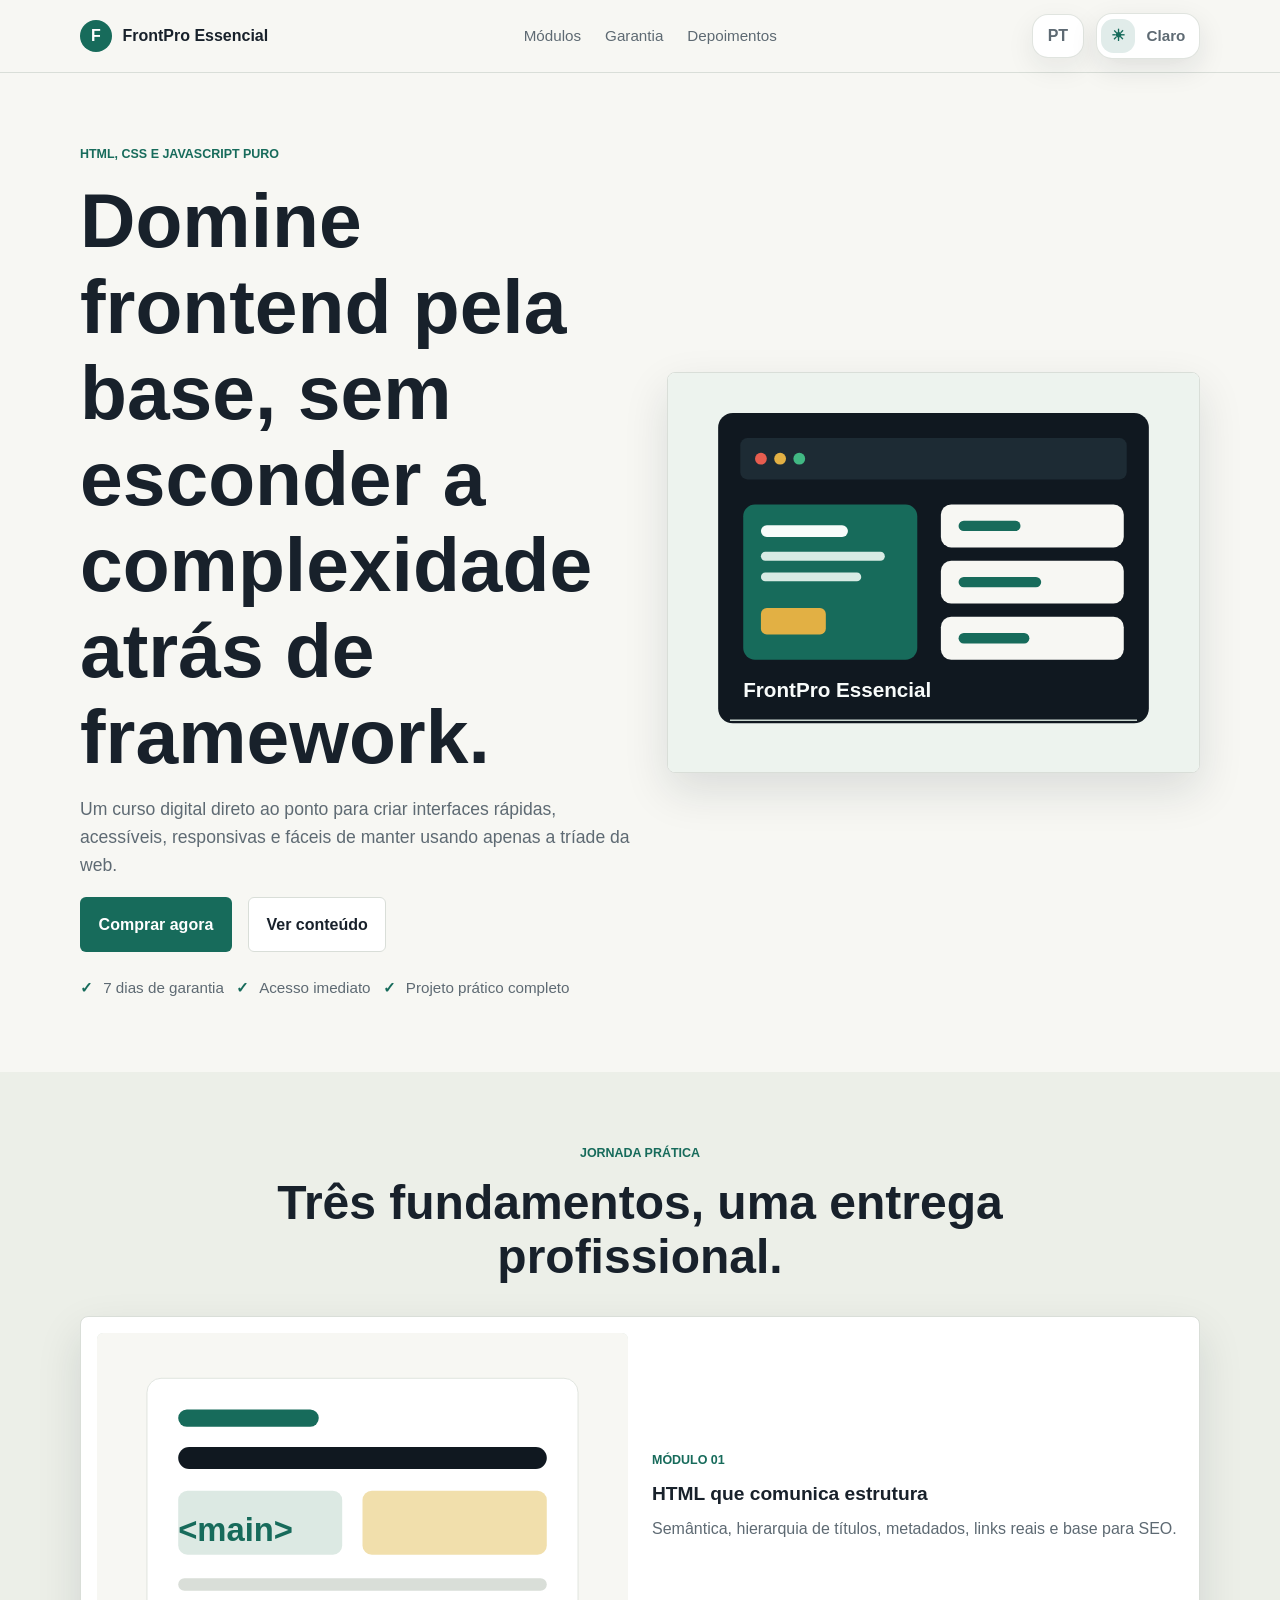
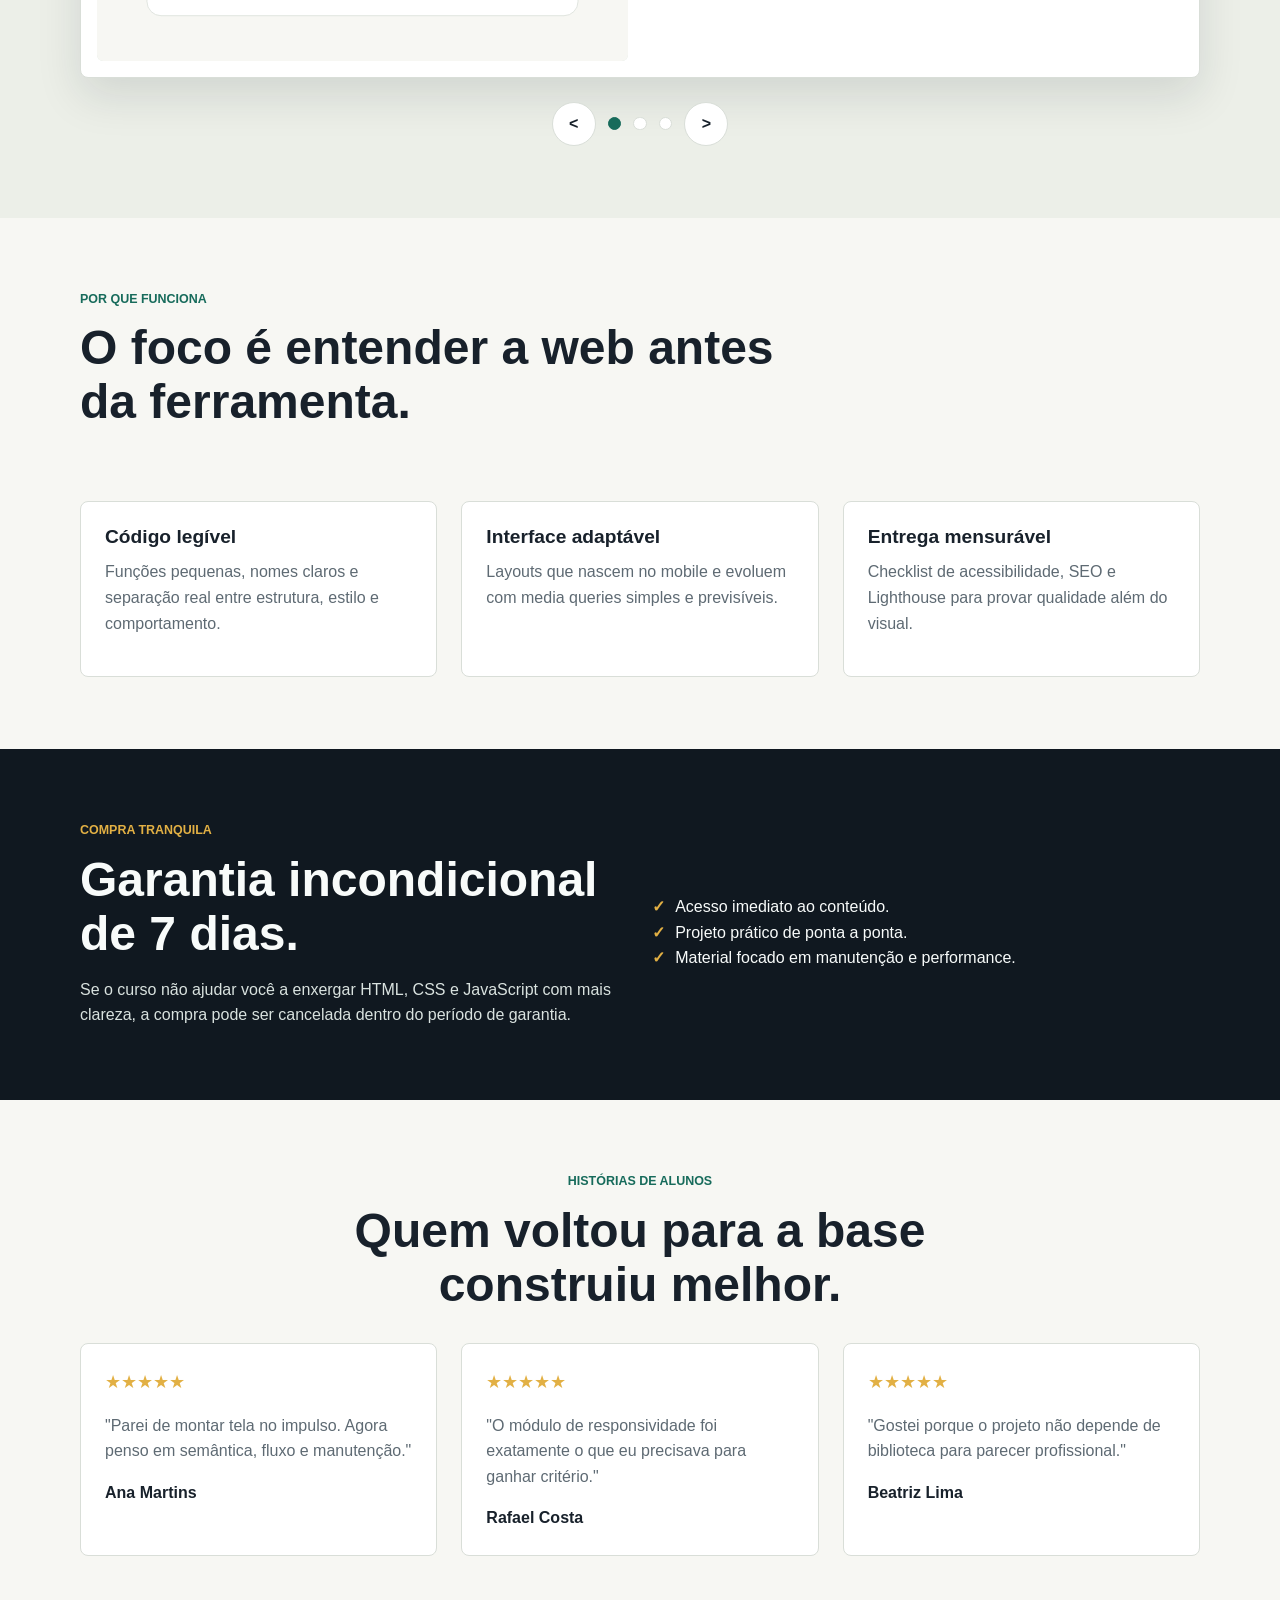
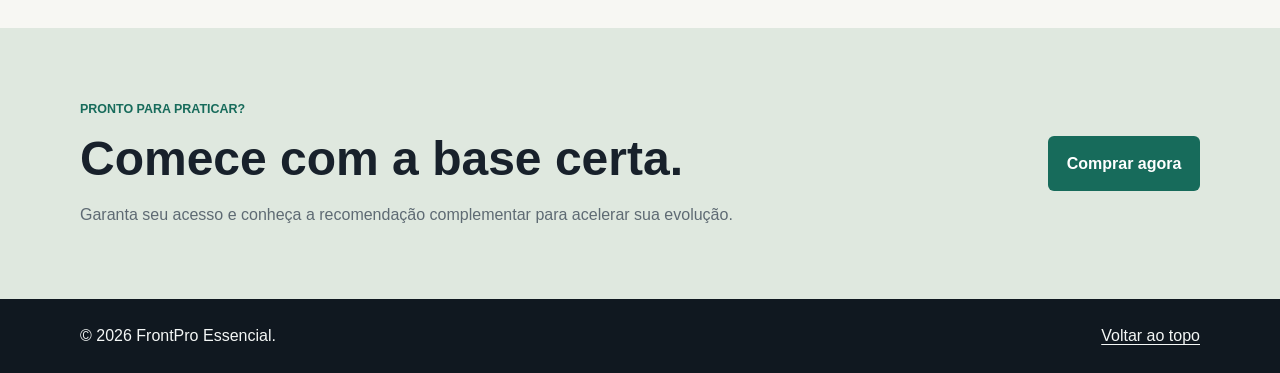
<file: index.html>
<!DOCTYPE html>
<html lang="pt-BR">
  <head>
    <meta charset="utf-8">
    <meta name="viewport" content="width=device-width, initial-scale=1">
    <title>FrontPro Essencial | Frontend sem framework</title>
    <meta
      name="description"
      content="Curso digital para dominar HTML, CSS e JavaScript puro com acessibilidade, responsividade, SEO e performance."
    >
    <meta property="og:title" content="FrontPro Essencial">
    <meta
      property="og:description"
      content="Aprenda frontend pela base da web: HTML semântico, CSS moderno e JavaScript Vanilla."
    >
    <meta property="og:type" content="website">
    <meta property="og:image" content="assets/img/hero.svg">
    <script>
      (function () {
        var theme = localStorage.getItem("frontpro-theme");
        var prefersDark = window.matchMedia("(prefers-color-scheme: dark)").matches;
        document.documentElement.dataset.theme = theme || (prefersDark ? "dark" : "light");
      })();
    </script>
    <link rel="preload" href="assets/css/styles.css?v=20260723-6" as="style">
    <link rel="stylesheet" href="assets/css/styles.css?v=20260723-6">
    <script type="module" src="assets/js/main.js?v=20260723-6"></script>
  </head>
  <body data-page="home">
    <a class="skip-link" href="#conteudo" data-i18n="common.skip">Pular para o conteúdo</a>

    <header class="site-header">
      <div class="container header-grid">
        <a class="brand" href="index.html" aria-label="FrontPro Essencial, início">
          <span class="brand-mark" aria-hidden="true">F</span>
          <span>FrontPro Essencial</span>
        </a>
        <nav class="site-nav" aria-label="Navegação principal">
          <a href="#modulos" data-i18n="nav.modules">Módulos</a>
          <a href="#garantia" data-i18n="nav.guarantee">Garantia</a>
          <a href="#depoimentos" data-i18n="nav.testimonials">Depoimentos</a>
        </nav>
        <div class="header-actions">
          <button class="language-toggle" type="button" data-language-toggle aria-label="Switch language">
            <span data-language-label>PT</span>
          </button>
          <button class="theme-toggle" type="button" data-theme-toggle aria-label="Ativar modo escuro">
            <span class="theme-toggle-icon" aria-hidden="true" data-theme-icon>&#9790;</span>
            <span class="theme-toggle-label" data-theme-label>Light</span>
          </button>
        </div>
      </div>
    </header>

    <main id="conteudo">
      <section class="hero section">
        <div class="container hero-grid">
          <div class="hero-copy">
            <p class="eyebrow" data-i18n="home.hero.eyebrow">HTML, CSS e JavaScript puro</p>
            <h1 data-i18n="home.hero.title">Domine frontend pela base, sem esconder a complexidade atrás de framework.</h1>
            <p class="hero-text" data-i18n="home.hero.text">
              Um curso digital direto ao ponto para criar interfaces rápidas, acessíveis,
              responsivas e fáceis de manter usando apenas a tríade da web.
            </p>
            <div class="hero-actions">
              <a class="button button-primary" href="upsell.html" data-track-step="initial-purchase">
                <span data-i18n="common.buy">Comprar agora</span>
              </a>
              <a class="button button-secondary" href="#modulos" data-i18n="home.hero.secondary">Ver conteúdo</a>
            </div>
            <ul class="trust-list" aria-label="Destaques do curso">
              <li data-i18n="home.trust.guarantee">7 dias de garantia</li>
              <li data-i18n="home.trust.access">Acesso imediato</li>
              <li data-i18n="home.trust.project">Projeto prático completo</li>
            </ul>
          </div>
          <figure class="hero-media">
            <img
              src="assets/img/hero.svg"
              width="720"
              height="540"
              alt="Tela de curso FrontPro Essencial com modulos de HTML, CSS e JavaScript"
            >
          </figure>
        </div>
      </section>

      <section class="section section-muted" id="modulos" aria-labelledby="modulos-title">
        <div class="container">
          <div class="section-heading">
            <p class="eyebrow" data-i18n="home.modules.eyebrow">Jornada prática</p>
            <h2 id="modulos-title" data-i18n="home.modules.title">Três fundamentos, uma entrega profissional.</h2>
          </div>

          <section
            class="carousel"
            data-carousel
            aria-roledescription="carrossel"
            aria-label="Módulos do FrontPro Essencial"
          >
            <div class="carousel-viewport">
              <article class="carousel-slide is-active" data-slide>
                <img
                  src="assets/img/slide-01.svg"
                  width="680"
                  height="420"
                  alt="Módulo de HTML semântico com estrutura de página"
                  loading="lazy"
                >
                <div>
                  <p class="eyebrow" data-i18n="home.slide1.eyebrow">Módulo 01</p>
                  <h3 data-i18n="home.slide1.title">HTML que comunica estrutura</h3>
                  <p data-i18n="home.slide1.text">Semântica, hierarquia de títulos, metadados, links reais e base para SEO.</p>
                </div>
              </article>

              <article class="carousel-slide" data-slide hidden>
                <img
                  src="assets/img/slide-02.svg"
                  width="680"
                  height="420"
                  alt="Módulo de CSS responsivo com grid e componentes"
                  loading="lazy"
                >
                <div>
                  <p class="eyebrow" data-i18n="home.slide2.eyebrow">Módulo 02</p>
                  <h3 data-i18n="home.slide2.title">CSS limpo e responsivo</h3>
                  <p data-i18n="home.slide2.text">Mobile first, tokens, Grid, Flexbox, estados visuais e componentes reutilizáveis.</p>
                </div>
              </article>

              <article class="carousel-slide" data-slide hidden>
                <img
                  src="assets/img/slide-03.svg"
                  width="680"
                  height="420"
                  alt="Módulo de JavaScript Vanilla com comportamento de interface"
                  loading="lazy"
                >
                <div>
                  <p class="eyebrow" data-i18n="home.slide3.eyebrow">Módulo 03</p>
                  <h3 data-i18n="home.slide3.title">JavaScript sem peso extra</h3>
                  <p data-i18n="home.slide3.text">DOM, eventos, carrossel acessível, estado de jornada e interações progressivas.</p>
                </div>
              </article>
            </div>

            <div class="carousel-controls" role="group" aria-label="Controles do carrossel">
              <button class="icon-button" type="button" data-carousel-prev aria-label="Slide anterior">
                <span aria-hidden="true">&lt;</span>
              </button>
              <div class="carousel-dots" data-carousel-dots role="group" aria-label="Selecionar slide"></div>
              <button class="icon-button" type="button" data-carousel-next aria-label="Próximo slide">
                <span aria-hidden="true">&gt;</span>
              </button>
            </div>
          </section>
        </div>
      </section>

      <section class="section" aria-labelledby="beneficios-title">
        <div class="container feature-grid">
          <div class="section-heading section-heading-left">
            <p class="eyebrow" data-i18n="home.benefits.eyebrow">Por que funciona</p>
            <h2 id="beneficios-title" data-i18n="home.benefits.title">O foco é entender a web antes da ferramenta.</h2>
          </div>
          <article class="feature-card">
            <h3 data-i18n="home.benefit1.title">Código legível</h3>
            <p data-i18n="home.benefit1.text">Funções pequenas, nomes claros e separação real entre estrutura, estilo e comportamento.</p>
          </article>
          <article class="feature-card">
            <h3 data-i18n="home.benefit2.title">Interface adaptável</h3>
            <p data-i18n="home.benefit2.text">Layouts que nascem no mobile e evoluem com media queries simples e previsíveis.</p>
          </article>
          <article class="feature-card">
            <h3 data-i18n="home.benefit3.title">Entrega mensurável</h3>
            <p data-i18n="home.benefit3.text">Checklist de acessibilidade, SEO e Lighthouse para provar qualidade além do visual.</p>
          </article>
        </div>
      </section>

      <section class="section section-band" id="garantia" aria-labelledby="garantia-title">
        <div class="container guarantee-grid">
          <div>
            <p class="eyebrow" data-i18n="home.guarantee.eyebrow">Compra tranquila</p>
            <h2 id="garantia-title" data-i18n="home.guarantee.title">Garantia incondicional de 7 dias.</h2>
            <p data-i18n="home.guarantee.text">
              Se o curso não ajudar você a enxergar HTML, CSS e JavaScript com mais clareza,
              a compra pode ser cancelada dentro do período de garantia.
            </p>
          </div>
          <ul class="check-list">
            <li data-i18n="home.guarantee.item1">Acesso imediato ao conteúdo.</li>
            <li data-i18n="home.guarantee.item2">Projeto prático de ponta a ponta.</li>
            <li data-i18n="home.guarantee.item3">Material focado em manutenção e performance.</li>
          </ul>
        </div>
      </section>

      <section class="section" id="depoimentos" aria-labelledby="depoimentos-title">
        <div class="container">
          <div class="section-heading">
            <p class="eyebrow" data-i18n="home.testimonials.eyebrow">Histórias de alunos</p>
            <h2 id="depoimentos-title" data-i18n="home.testimonials.title">Quem voltou para a base construiu melhor.</h2>
          </div>
          <div class="testimonial-grid">
            <article class="testimonial">
              <div class="stars" role="img" aria-label="Avaliação 5 de 5">&#9733;&#9733;&#9733;&#9733;&#9733;</div>
              <p data-i18n="home.testimonial1.text">"Parei de montar tela no impulso. Agora penso em semântica, fluxo e manutenção."</p>
              <strong>Ana Martins</strong>
            </article>
            <article class="testimonial">
              <div class="stars" role="img" aria-label="Avaliação 4.8 de 5">&#9733;&#9733;&#9733;&#9733;&#9733;</div>
              <p data-i18n="home.testimonial2.text">"O módulo de responsividade foi exatamente o que eu precisava para ganhar critério."</p>
              <strong>Rafael Costa</strong>
            </article>
            <article class="testimonial">
              <div class="stars" role="img" aria-label="Avaliação 5 de 5">&#9733;&#9733;&#9733;&#9733;&#9733;</div>
              <p data-i18n="home.testimonial3.text">"Gostei porque o projeto não depende de biblioteca para parecer profissional."</p>
              <strong>Beatriz Lima</strong>
            </article>
          </div>
        </div>
      </section>

      <section class="section final-cta" aria-labelledby="cta-title">
        <div class="container final-cta-grid">
          <div>
            <p class="eyebrow" data-i18n="home.cta.eyebrow">Pronto para praticar?</p>
            <h2 id="cta-title" data-i18n="home.cta.title">Comece com a base certa.</h2>
            <p data-i18n="home.cta.text">Garanta seu acesso e conheça a recomendação complementar para acelerar sua evolução.</p>
          </div>
          <a class="button button-primary" href="upsell.html" data-track-step="initial-purchase">
            <span data-i18n="common.buy">Comprar agora</span>
          </a>
        </div>
      </section>
    </main>

    <footer class="site-footer">
      <div class="container footer-grid">
        <p>&copy; 2026 FrontPro Essencial.</p>
        <a href="#conteudo" data-i18n="common.backTop">Voltar ao topo</a>
      </div>
    </footer>
  </body>
</html>
</file>
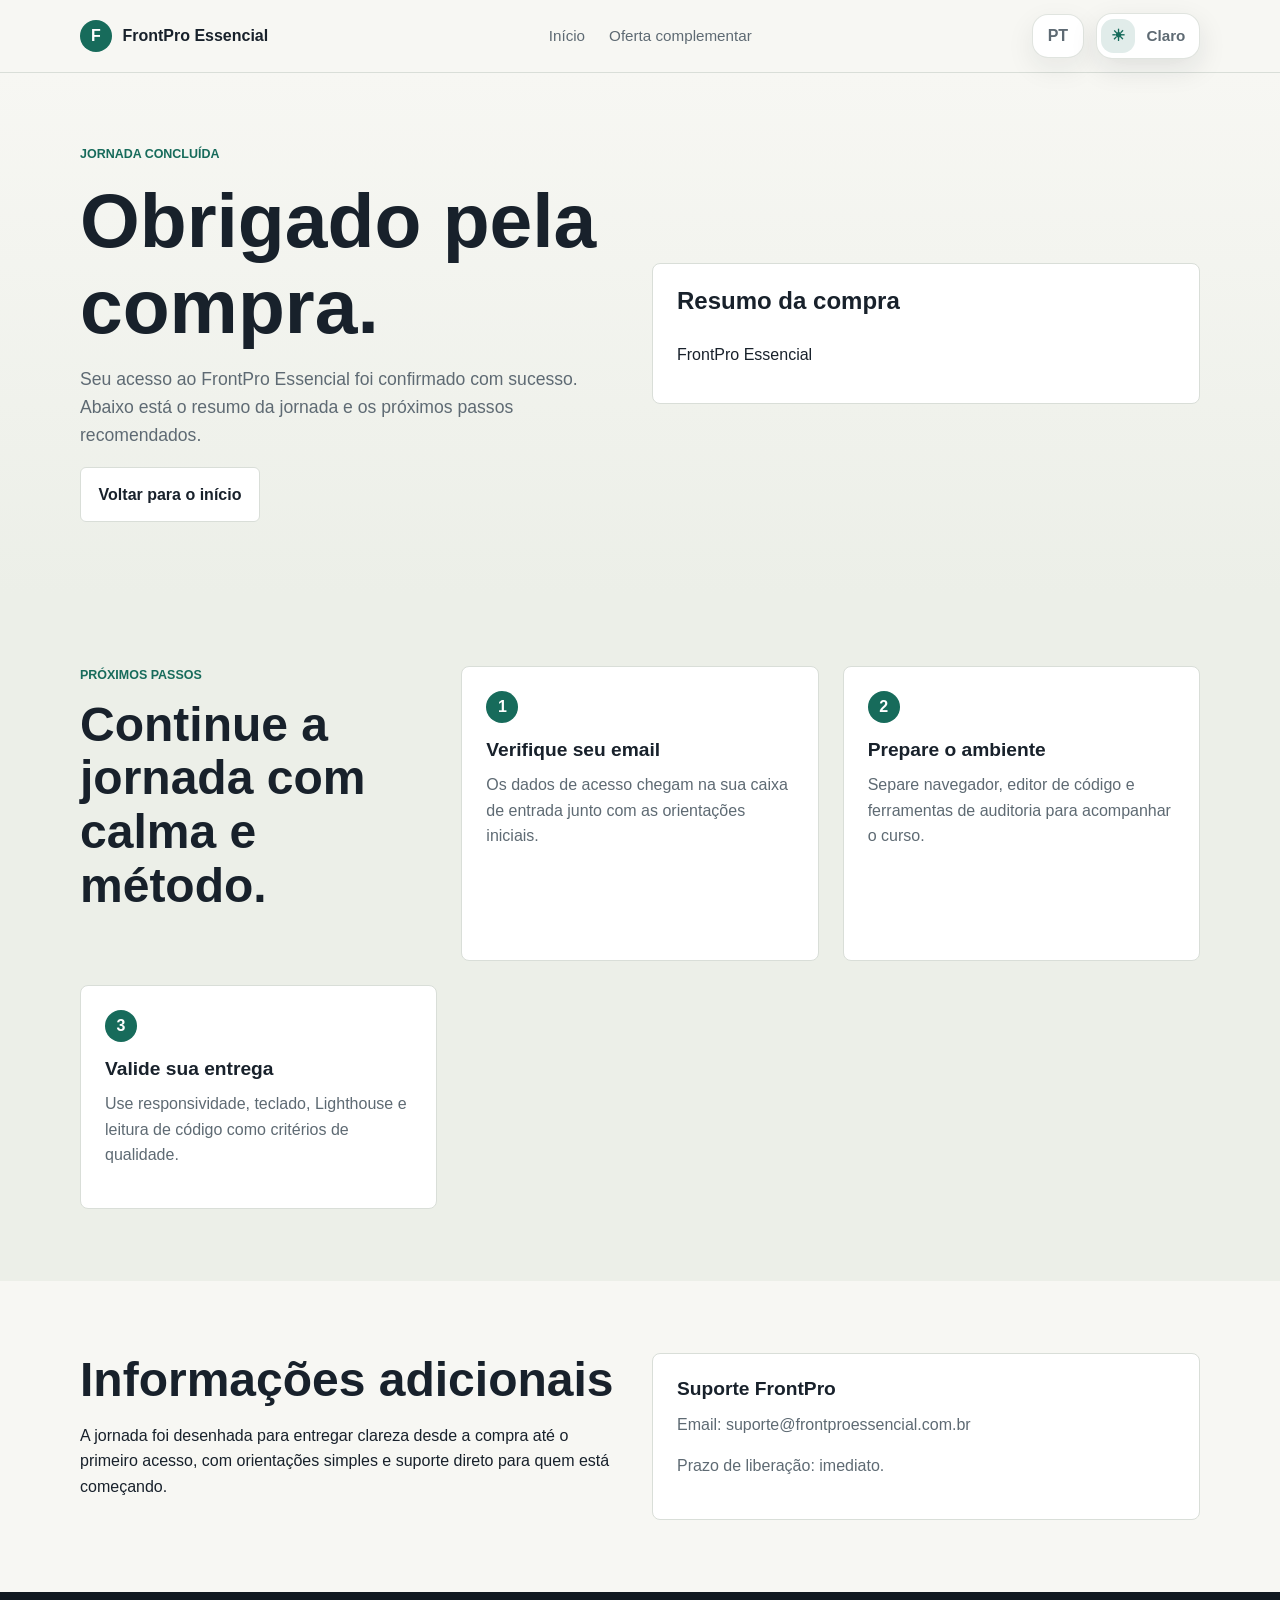
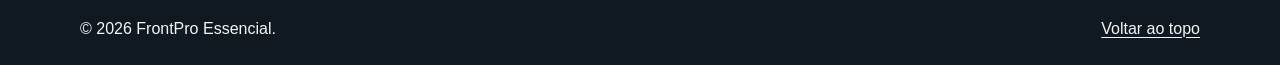
<file: obrigado.html>
<!DOCTYPE html>
<html lang="pt-BR">
  <head>
    <meta charset="utf-8">
    <meta name="viewport" content="width=device-width, initial-scale=1">
    <title>Obrigado pela compra | FrontPro Essencial</title>
    <meta
      name="description"
      content="Página de agradecimento da jornada FrontPro Essencial com resumo da compra e próximos passos."
    >
    <meta property="og:title" content="Obrigado | FrontPro Essencial">
    <meta
      property="og:description"
      content="Resumo da jornada de compra do curso FrontPro Essencial."
    >
    <meta property="og:type" content="website">
    <meta property="og:image" content="assets/img/hero.svg">
    <script>
      (function () {
        var theme = localStorage.getItem("frontpro-theme");
        var prefersDark = window.matchMedia("(prefers-color-scheme: dark)").matches;
        document.documentElement.dataset.theme = theme || (prefersDark ? "dark" : "light");
      })();
    </script>
    <link rel="stylesheet" href="assets/css/styles.css?v=20260723-6">
    <script type="module" src="assets/js/main.js?v=20260723-6"></script>
  </head>
  <body data-page="thanks">
    <a class="skip-link" href="#conteudo" data-i18n="common.skip">Pular para o conteúdo</a>

    <header class="site-header">
      <div class="container header-grid">
        <a class="brand" href="index.html" aria-label="FrontPro Essencial, início">
          <span class="brand-mark" aria-hidden="true">F</span>
          <span>FrontPro Essencial</span>
        </a>
        <nav class="site-nav" aria-label="Navegação principal">
          <a href="index.html" data-i18n="nav.home">Início</a>
          <a href="upsell.html" data-i18n="nav.offer">Oferta complementar</a>
        </nav>
        <div class="header-actions">
          <button class="language-toggle" type="button" data-language-toggle aria-label="Switch language">
            <span data-language-label>PT</span>
          </button>
          <button class="theme-toggle" type="button" data-theme-toggle aria-label="Ativar modo escuro">
            <span class="theme-toggle-icon" aria-hidden="true" data-theme-icon>&#9790;</span>
            <span class="theme-toggle-label" data-theme-label>Light</span>
          </button>
        </div>
      </div>
    </header>

    <main id="conteudo">
      <section class="section thanks-section">
        <div class="container thanks-grid">
          <div>
            <p class="eyebrow" data-i18n="thanks.hero.eyebrow">Jornada concluída</p>
            <h1 data-i18n="thanks.hero.title">Obrigado pela compra.</h1>
            <p class="hero-text" data-i18n="thanks.hero.text">
              Seu acesso ao FrontPro Essencial foi confirmado com sucesso. Abaixo está o resumo
              da jornada e os próximos passos recomendados.
            </p>
            <a class="button button-secondary" href="index.html" data-i18n="common.backHome">Voltar para o início</a>
          </div>

          <aside class="summary-card" aria-labelledby="resumo-title">
            <h2 id="resumo-title" data-i18n="thanks.summary.title">Resumo da compra</h2>
            <ul class="summary-list" data-summary-list>
              <li>FrontPro Essencial</li>
            </ul>
          </aside>
        </div>
      </section>

      <section class="section section-muted" aria-labelledby="proximos-title">
        <div class="container steps-grid">
          <div class="section-heading section-heading-left">
            <p class="eyebrow" data-i18n="thanks.steps.eyebrow">Próximos passos</p>
            <h2 id="proximos-title" data-i18n="thanks.steps.title">Continue a jornada com calma e método.</h2>
          </div>
          <article class="step-card">
            <span>1</span>
            <h3 data-i18n="thanks.step1.title">Verifique seu email</h3>
            <p data-i18n="thanks.step1.text">Os dados de acesso chegam na sua caixa de entrada junto com as orientações iniciais.</p>
          </article>
          <article class="step-card">
            <span>2</span>
            <h3 data-i18n="thanks.step2.title">Prepare o ambiente</h3>
            <p data-i18n="thanks.step2.text">Separe navegador, editor de código e ferramentas de auditoria para acompanhar o curso.</p>
          </article>
          <article class="step-card">
            <span>3</span>
            <h3 data-i18n="thanks.step3.title">Valide sua entrega</h3>
            <p data-i18n="thanks.step3.text">Use responsividade, teclado, Lighthouse e leitura de código como critérios de qualidade.</p>
          </article>
        </div>
      </section>

      <section class="section" aria-labelledby="info-title">
        <div class="container info-grid">
          <div>
            <h2 id="info-title" data-i18n="thanks.info.title">Informações adicionais</h2>
            <p data-i18n="thanks.info.text">
              A jornada foi desenhada para entregar clareza desde a compra até o primeiro acesso,
              com orientações simples e suporte direto para quem está começando.
            </p>
          </div>
          <div class="support-box">
            <h3 data-i18n="thanks.support.title">Suporte FrontPro</h3>
            <p>Email: suporte@frontproessencial.com.br</p>
            <p data-i18n="thanks.support.release">Prazo de liberação: imediato.</p>
          </div>
        </div>
      </section>
    </main>

    <footer class="site-footer">
      <div class="container footer-grid">
        <p>&copy; 2026 FrontPro Essencial.</p>
        <a href="#conteudo" data-i18n="common.backTop">Voltar ao topo</a>
      </div>
    </footer>
  </body>
</html>
</file>
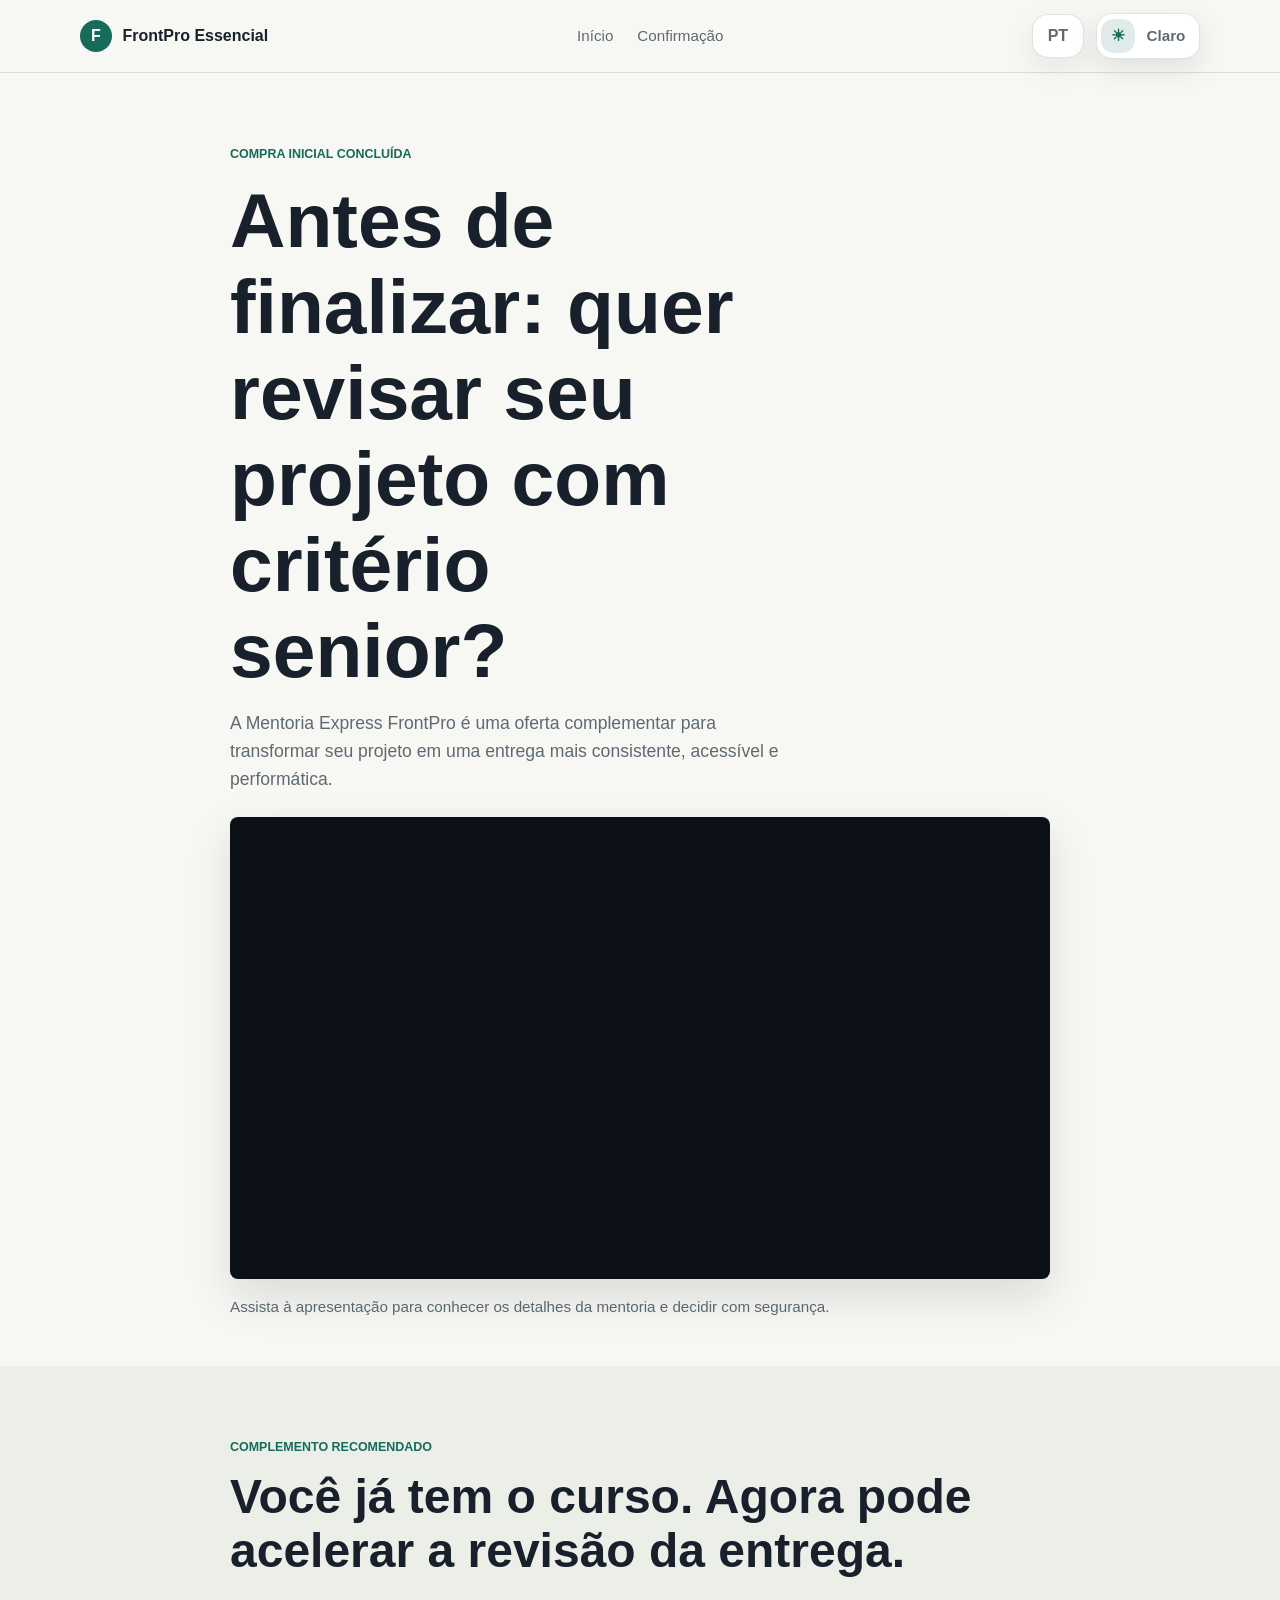
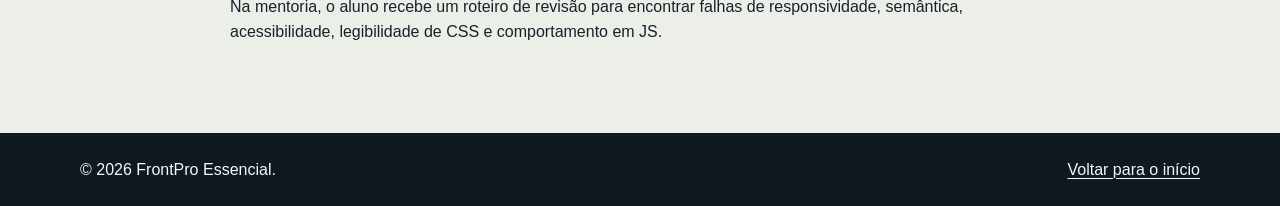
<file: upsell.html>
<!DOCTYPE html>
<html lang="pt-BR">
  <head>
    <meta charset="utf-8">
    <meta name="viewport" content="width=device-width, initial-scale=1">
    <title>Oferta complementar | FrontPro Essencial</title>
    <meta
      name="description"
      content="Oferta complementar da jornada FrontPro Essencial: mentoria express para revisar seu projeto frontend."
    >
    <meta property="og:title" content="Mentoria Express FrontPro">
    <meta
      property="og:description"
      content="Finalize sua jornada com uma revisão prática de projeto usando HTML, CSS e JavaScript puro."
    >
    <meta property="og:type" content="website">
    <meta property="og:image" content="assets/img/hero.svg">
    <script>
      (function () {
        var theme = localStorage.getItem("frontpro-theme");
        var prefersDark = window.matchMedia("(prefers-color-scheme: dark)").matches;
        document.documentElement.dataset.theme = theme || (prefersDark ? "dark" : "light");
      })();
    </script>
    <link rel="stylesheet" href="assets/css/styles.css?v=20260723-6">
    <script type="module" src="assets/js/main.js?v=20260723-6"></script>
  </head>
  <body data-page="upsell">
    <a class="skip-link" href="#conteudo" data-i18n="common.skip">Pular para o conteúdo</a>

    <header class="site-header">
      <div class="container header-grid">
        <a class="brand" href="index.html" aria-label="FrontPro Essencial, início">
          <span class="brand-mark" aria-hidden="true">F</span>
          <span>FrontPro Essencial</span>
        </a>
        <nav class="site-nav" aria-label="Navegação principal">
          <a href="index.html" data-i18n="nav.home">Início</a>
          <a href="obrigado.html" data-i18n="nav.confirmation">Confirmação</a>
        </nav>
        <div class="header-actions">
          <button class="language-toggle" type="button" data-language-toggle aria-label="Switch language">
            <span data-language-label>PT</span>
          </button>
          <button class="theme-toggle" type="button" data-theme-toggle aria-label="Ativar modo escuro">
            <span class="theme-toggle-icon" aria-hidden="true" data-theme-icon>&#9790;</span>
            <span class="theme-toggle-label" data-theme-label>Light</span>
          </button>
        </div>
      </div>
    </header>

    <main id="conteudo">
      <section class="section upsell-hero">
        <div class="container narrow">
          <p class="eyebrow" data-i18n="upsell.hero.eyebrow">Compra inicial concluída</p>
          <h1 data-i18n="upsell.hero.title">Antes de finalizar: quer revisar seu projeto com critério senior?</h1>
          <p class="hero-text" data-i18n="upsell.hero.text">
            A <strong>Mentoria Express FrontPro</strong> e uma oferta complementar para transformar
            seu projeto em uma entrega mais consistente, acessível e performática.
          </p>

          <div class="video-shell" role="group" aria-label="Video da oferta complementar">
            <iframe
              src="https://www.youtube-nocookie.com/embed/UB1O30fR-EE"
              title="Vídeo de apresentação da oferta complementar"
              loading="lazy"
              allow="accelerometer; autoplay; clipboard-write; encrypted-media; gyroscope; picture-in-picture; web-share"
              allowfullscreen
            ></iframe>
          </div>

          <p class="video-note" data-i18n="upsell.video.note">
            Assista à apresentação para conhecer os detalhes da mentoria e decidir com segurança.
          </p>
        </div>
      </section>

      <section class="section section-muted" aria-labelledby="pitch-title">
        <div class="container narrow">
          <p class="eyebrow" data-i18n="upsell.pitch.eyebrow">Complemento recomendado</p>
          <h2 id="pitch-title" data-i18n="upsell.pitch.title">Você já tem o curso. Agora pode acelerar a revisão da entrega.</h2>
          <p data-i18n="upsell.pitch.text">
            Na mentoria, o aluno recebe um roteiro de revisão para encontrar falhas de
            responsividade, semântica, acessibilidade, legibilidade de CSS e comportamento em JS.
          </p>
        </div>
      </section>

      <noscript>
        <section class="section reveal-offer">
          <div class="container offer-grid">
            <div>
              <p class="eyebrow" data-i18n="upsell.offer.eyebrow">Oferta complementar</p>
              <h2>Mentoria Express FrontPro</h2>
              <p data-i18n="upsell.offer.text">
                Uma revisão guiada para lapidar seu projeto final com foco em UX, responsividade,
                acessibilidade, SEO técnico e performance no Lighthouse.
              </p>
              <a class="button button-primary" href="obrigado.html">
                <span data-i18n="upsell.offer.cta">Aceitar oferta complementar</span>
              </a>
            </div>

            <div class="offer-panel">
              <h3 data-i18n="upsell.includes.title">O que entra na oferta</h3>
              <ul class="check-list">
                <li data-i18n="upsell.includes.item1">Checklist de revisão visual e técnica.</li>
                <li data-i18n="upsell.includes.item2">Prioridades para melhorar Lighthouse mobile.</li>
                <li data-i18n="upsell.includes.item3">Roteiro de acessibilidade por teclado.</li>
                <li data-i18n="upsell.includes.item4">Guia de organização para HTML, CSS e JS puro.</li>
              </ul>
            </div>
          </div>
        </section>
      </noscript>

      <section
        class="section reveal-offer"
        id="oferta-complementar"
        data-upsell-reveal
        data-delay="12000"
        aria-live="polite"
        hidden
      >
        <div class="container offer-grid">
          <div>
            <p class="eyebrow" data-i18n="upsell.reveal.eyebrow">Oferta liberada</p>
            <h2 tabindex="-1" data-reveal-title>Mentoria Express FrontPro</h2>
            <p data-i18n="upsell.offer.text">
              Uma revisão guiada para lapidar seu projeto final com foco em UX, responsividade,
              acessibilidade, SEO técnico e performance no Lighthouse.
            </p>
            <a class="button button-primary" href="obrigado.html" data-track-step="upsell-accepted">
              <span data-i18n="upsell.offer.cta">Aceitar oferta complementar</span>
            </a>
          </div>

          <div class="offer-panel">
            <h3 data-i18n="upsell.includes.title">O que entra na oferta</h3>
            <ul class="check-list">
              <li data-i18n="upsell.includes.item1">Checklist de revisão visual e técnica.</li>
              <li data-i18n="upsell.includes.item2">Prioridades para melhorar Lighthouse mobile.</li>
              <li data-i18n="upsell.includes.item3">Roteiro de acessibilidade por teclado.</li>
              <li data-i18n="upsell.includes.item4">Guia de organização para HTML, CSS e JS puro.</li>
            </ul>
          </div>
        </div>

        <div class="container guarantee-grid guarantee-compact">
          <div>
            <h3 data-i18n="upsell.guarantee.title">Garantia também no complemento</h3>
            <p data-i18n="upsell.guarantee.text">
              A oferta complementar segue a mesma garantia: 7 dias para conhecer o material
              e decidir com tranquilidade.
            </p>
          </div>
          <p class="price-box">
            <span data-i18n="upsell.price.label">Oferta especial</span><br>
            <strong>R$ 97</strong>
          </p>
        </div>
      </section>
    </main>

    <footer class="site-footer">
      <div class="container footer-grid">
        <p>&copy; 2026 FrontPro Essencial.</p>
        <a href="index.html" data-i18n="common.backHome">Voltar para o início</a>
      </div>
    </footer>
  </body>
</html>
</file>
<file: assets/css/styles.css>
@import url("./tokens.css");
@import url("./base.css");
@import url("./layout.css");
@import url("./components.css");
@import url("./pages.css");
@import url("./responsive.css");
</file>
